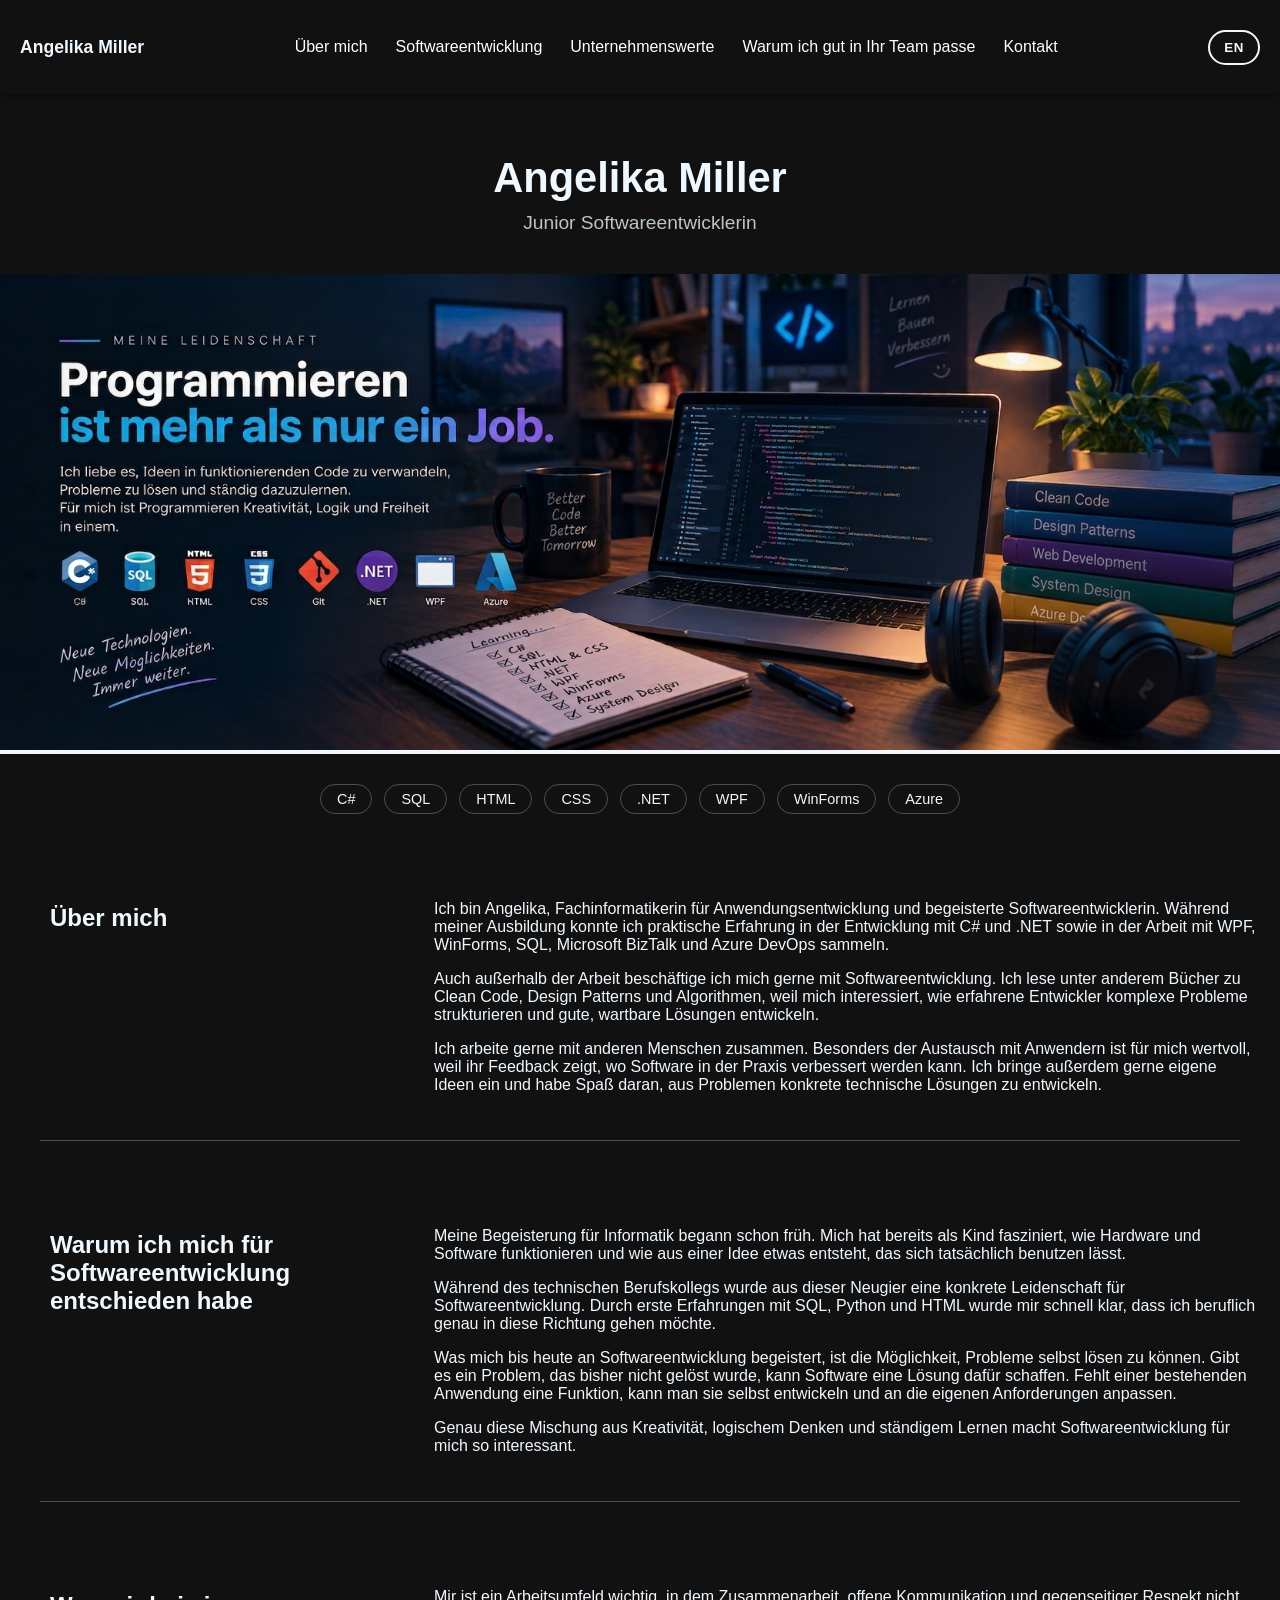
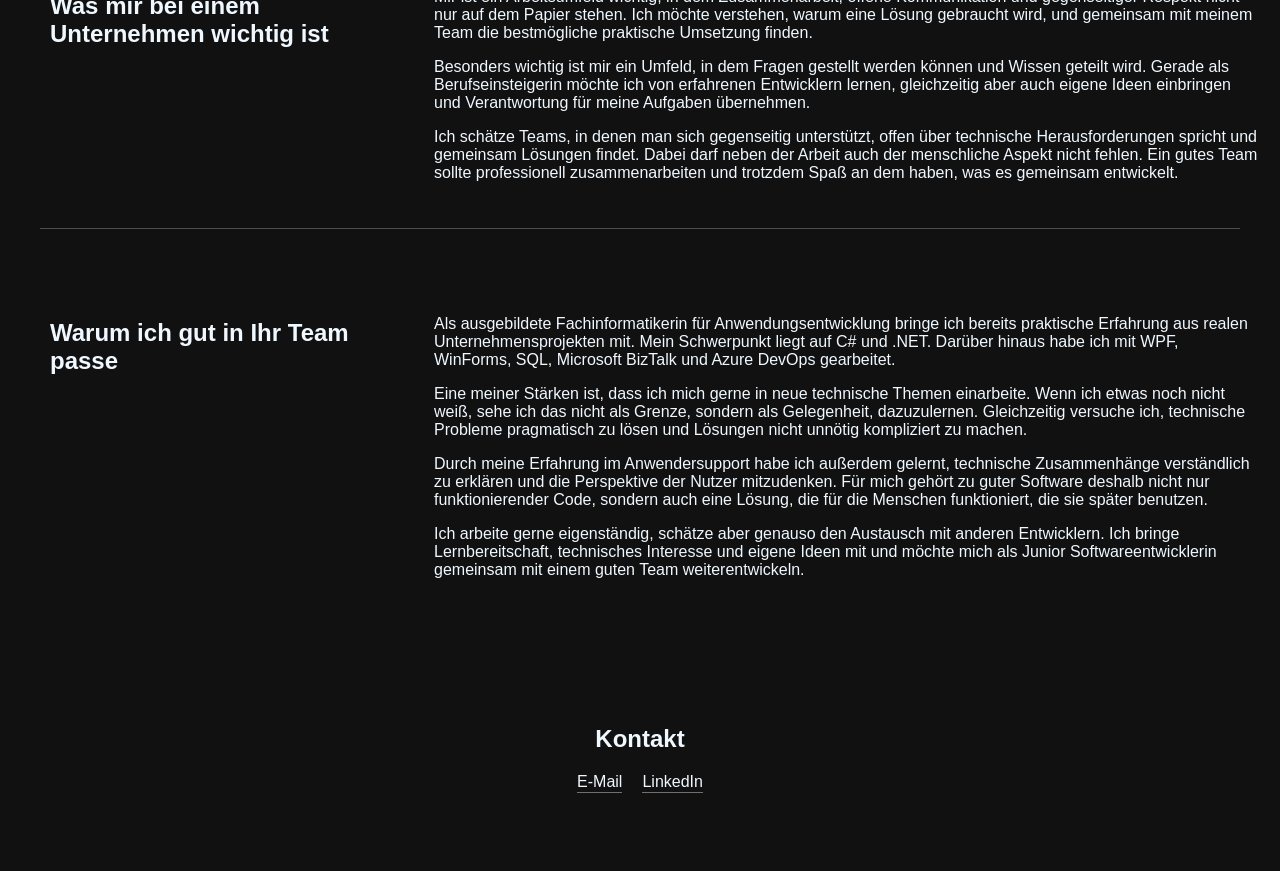
<file: 5bb04cbfc7/index.html>
<!DOCTYPE html>
<html lang="de">
    <head>
        <meta charset="UTF-8">
        <meta name="viewport" content="width=device-width, initial-scale=1.0">
        <meta name="robots" content="noindex, nofollow">
        <title>Angelika Miller Portfolio</title>
        <link rel="stylesheet" type="text/css" href="../Style/index.css">
    </head>
    <body>
        <header id="site-header">
            <a href="#top" class="brand" data-de="Angelika Miller" data-en="Angelika Miller">Angelika Miller</a>
            <ul id="nav">
                <li><a href="#about" title="Über mich" data-de="Über mich" data-en="About me">Über mich</a></li>
                <li><a href="#why-dev" title="Warum ich mich für Softwareentwicklung entschieden habe" data-de="Softwareentwicklung" data-en="Software development">Softwareentwicklung</a></li>
                <li><a href="#why-company" title="Was mir bei einem Unternehmen wichtig ist" data-de="Unternehmenswerte" data-en="Company values">Unternehmenswerte</a></li>
                <li><a href="#why-team" title="Warum ich gut in Ihr Team passe" data-de="Warum ich gut in Ihr Team passe" data-en="Why I'm a Good Fit for Your Team">Warum ich gut in Ihr Team passe</a></li>
                <li><a href="#contact" title="Kontakt" data-de="Kontakt" data-en="Contact">Kontakt</a></li>
            </ul>
            <button id="lang-toggle" type="button" aria-label="Sprache wechseln">EN</button>
        </header>

        <section id="top" class="hero">
            <h1 data-de="Angelika Miller" data-en="Angelika Miller">Angelika Miller</h1>
            <p class="hero-tagline" data-de="Junior Softwareentwicklerin" data-en="Junior software developer">Junior Softwareentwicklerin</p>
        </section>

        <div id="slideshow-example" data-component="slideshow">
            <div role="list">
                <div class="slide">
                    <img src="../Images/Slideshow1.jpg" alt="Slide1">
                </div>

                <div class="slide">
                    <img src="../Images/Slideshow2.png" alt="Slide2">
                </div>

                <div class="slide">
                    <img src="../Images/Slideshow3.png" alt="Slide3">
                </div>
            </div>
            <div class="slideshow-progress"><span class="slideshow-progress-bar"></span></div>
        </div>

        <section class="skills" aria-label="Skills">
            <ul class="skills-list">
                <li>C#</li>
                <li>SQL</li>
                <li>HTML</li>
                <li>CSS</li>
                <li>.NET</li>
                <li>WPF</li>
                <li>WinForms</li>
                <li>Azure</li>
            </ul>
        </section>

        <main>
            <section class="textblock" id="about">
                <div><h2 data-de="Über mich" data-en="About me">Über mich</h2></div>
                <div>
                    <p data-de="Ich bin Angelika, Fachinformatikerin für Anwendungsentwicklung und begeisterte Softwareentwicklerin. Während meiner Ausbildung konnte ich praktische Erfahrung in der Entwicklung mit C# und .NET sowie in der Arbeit mit WPF, WinForms, SQL, Microsoft BizTalk und Azure DevOps sammeln." data-en="I'm Angelika, a qualified application development specialist (Fachinformatikerin) and a passionate software developer. During my training, I gained hands-on experience developing with C# and .NET, as well as working with WPF, WinForms, SQL, Microsoft BizTalk, and Azure DevOps.">Ich bin Angelika, Fachinformatikerin für Anwendungsentwicklung und begeisterte Softwareentwicklerin. Während meiner Ausbildung konnte ich praktische Erfahrung in der Entwicklung mit C# und .NET sowie in der Arbeit mit WPF, WinForms, SQL, Microsoft BizTalk und Azure DevOps sammeln.</p>
                    <p data-de="Auch außerhalb der Arbeit beschäftige ich mich gerne mit Softwareentwicklung. Ich lese unter anderem Bücher zu Clean Code, Design Patterns und Algorithmen, weil mich interessiert, wie erfahrene Entwickler komplexe Probleme strukturieren und gute, wartbare Lösungen entwickeln." data-en="I also enjoy working on software development outside of work. Among other things, I read books on Clean Code, design patterns, and algorithms, because I'm interested in how experienced developers structure complex problems and build good, maintainable solutions.">Auch außerhalb der Arbeit beschäftige ich mich gerne mit Softwareentwicklung. Ich lese unter anderem Bücher zu Clean Code, Design Patterns und Algorithmen, weil mich interessiert, wie erfahrene Entwickler komplexe Probleme strukturieren und gute, wartbare Lösungen entwickeln.</p>
                    <p data-de="Ich arbeite gerne mit anderen Menschen zusammen. Besonders der Austausch mit Anwendern ist für mich wertvoll, weil ihr Feedback zeigt, wo Software in der Praxis verbessert werden kann. Ich bringe außerdem gerne eigene Ideen ein und habe Spaß daran, aus Problemen konkrete technische Lösungen zu entwickeln." data-en="I enjoy working with other people. Talking with actual users is especially valuable to me, since their feedback shows where software can be improved in practice. I also like contributing my own ideas and enjoy turning problems into concrete technical solutions.">Ich arbeite gerne mit anderen Menschen zusammen. Besonders der Austausch mit Anwendern ist für mich wertvoll, weil ihr Feedback zeigt, wo Software in der Praxis verbessert werden kann. Ich bringe außerdem gerne eigene Ideen ein und habe Spaß daran, aus Problemen konkrete technische Lösungen zu entwickeln.</p>
                </div>
            </section>

            <section class="textblock" id="why-dev">
                <div><h2 data-de="Warum ich mich für Softwareentwicklung entschieden habe" data-en="Why I chose software development">Warum ich mich für Softwareentwicklung entschieden habe</h2></div>
                <div>
                    <p data-de="Meine Begeisterung für Informatik begann schon früh. Mich hat bereits als Kind fasziniert, wie Hardware und Software funktionieren und wie aus einer Idee etwas entsteht, das sich tatsächlich benutzen lässt." data-en="My enthusiasm for computer science started early. Even as a child, I was fascinated by how hardware and software work, and how an idea turns into something people can actually use.">Meine Begeisterung für Informatik begann schon früh. Mich hat bereits als Kind fasziniert, wie Hardware und Software funktionieren und wie aus einer Idee etwas entsteht, das sich tatsächlich benutzen lässt.</p>
                    <p data-de="Während des technischen Berufskollegs wurde aus dieser Neugier eine konkrete Leidenschaft für Softwareentwicklung. Durch erste Erfahrungen mit SQL, Python und HTML wurde mir schnell klar, dass ich beruflich genau in diese Richtung gehen möchte." data-en="During technical college, that curiosity grew into a genuine passion for software development. My first experiences with SQL, Python, and HTML quickly made it clear that this was exactly the direction I wanted to pursue professionally.">Während des technischen Berufskollegs wurde aus dieser Neugier eine konkrete Leidenschaft für Softwareentwicklung. Durch erste Erfahrungen mit SQL, Python und HTML wurde mir schnell klar, dass ich beruflich genau in diese Richtung gehen möchte.</p>
                    <p data-de="Was mich bis heute an Softwareentwicklung begeistert, ist die Möglichkeit, Probleme selbst lösen zu können. Gibt es ein Problem, das bisher nicht gelöst wurde, kann Software eine Lösung dafür schaffen. Fehlt einer bestehenden Anwendung eine Funktion, kann man sie selbst entwickeln und an die eigenen Anforderungen anpassen." data-en="What still excites me about software development is the ability to solve problems myself. If a problem hasn't been solved yet, software can provide a solution. If an existing application is missing a feature, you can build it yourself and tailor it to your own requirements.">Was mich bis heute an Softwareentwicklung begeistert, ist die Möglichkeit, Probleme selbst lösen zu können. Gibt es ein Problem, das bisher nicht gelöst wurde, kann Software eine Lösung dafür schaffen. Fehlt einer bestehenden Anwendung eine Funktion, kann man sie selbst entwickeln und an die eigenen Anforderungen anpassen.</p>
                    <p data-de="Genau diese Mischung aus Kreativität, logischem Denken und ständigem Lernen macht Softwareentwicklung für mich so interessant." data-en="It's exactly this mix of creativity, logical thinking, and constant learning that makes software development so interesting to me.">Genau diese Mischung aus Kreativität, logischem Denken und ständigem Lernen macht Softwareentwicklung für mich so interessant.</p>
                </div>
            </section>

            <section class="textblock" id="why-company">
                <div><h2 data-de="Was mir bei einem Unternehmen wichtig ist" data-en="What matters to me in a company">Was mir bei einem Unternehmen wichtig ist</h2></div>
                <div>
                    <p data-de="Mir ist ein Arbeitsumfeld wichtig, in dem Zusammenarbeit, offene Kommunikation und gegenseitiger Respekt nicht nur auf dem Papier stehen. Ich möchte verstehen, warum eine Lösung gebraucht wird, und gemeinsam mit meinem Team die bestmögliche praktische Umsetzung finden." data-en="A work environment where collaboration, open communication, and mutual respect are more than just words on paper matters a lot to me. I want to understand why a solution is needed and, together with my team, find the best possible practical implementation.">Mir ist ein Arbeitsumfeld wichtig, in dem Zusammenarbeit, offene Kommunikation und gegenseitiger Respekt nicht nur auf dem Papier stehen. Ich möchte verstehen, warum eine Lösung gebraucht wird, und gemeinsam mit meinem Team die bestmögliche praktische Umsetzung finden.</p>
                    <p data-de="Besonders wichtig ist mir ein Umfeld, in dem Fragen gestellt werden können und Wissen geteilt wird. Gerade als Berufseinsteigerin möchte ich von erfahrenen Entwicklern lernen, gleichzeitig aber auch eigene Ideen einbringen und Verantwortung für meine Aufgaben übernehmen." data-en="An environment where questions are welcome and knowledge is shared is especially important to me. As someone just starting out professionally, I want to learn from experienced developers, while also contributing my own ideas and taking ownership of my tasks.">Besonders wichtig ist mir ein Umfeld, in dem Fragen gestellt werden können und Wissen geteilt wird. Gerade als Berufseinsteigerin möchte ich von erfahrenen Entwicklern lernen, gleichzeitig aber auch eigene Ideen einbringen und Verantwortung für meine Aufgaben übernehmen.</p>
                    <p data-de="Ich schätze Teams, in denen man sich gegenseitig unterstützt, offen über technische Herausforderungen spricht und gemeinsam Lösungen findet. Dabei darf neben der Arbeit auch der menschliche Aspekt nicht fehlen. Ein gutes Team sollte professionell zusammenarbeiten und trotzdem Spaß an dem haben, was es gemeinsam entwickelt." data-en="I value teams that support each other, talk openly about technical challenges, and find solutions together. Alongside the work itself, the human side shouldn't be missing either. A good team should work together professionally while still enjoying what they build.">Ich schätze Teams, in denen man sich gegenseitig unterstützt, offen über technische Herausforderungen spricht und gemeinsam Lösungen findet. Dabei darf neben der Arbeit auch der menschliche Aspekt nicht fehlen. Ein gutes Team sollte professionell zusammenarbeiten und trotzdem Spaß an dem haben, was es gemeinsam entwickelt.</p>
                </div>
            </section>

            <section class="textblock" id="why-team">
                <div><h2 data-de="Warum ich gut in Ihr Team passe" data-en="Why I'm a Good Fit for Your Team">Warum ich gut in Ihr Team passe</h2></div>
                <div>
                    <p data-de="Als ausgebildete Fachinformatikerin für Anwendungsentwicklung bringe ich bereits praktische Erfahrung aus realen Unternehmensprojekten mit. Mein Schwerpunkt liegt auf C# und .NET. Darüber hinaus habe ich mit WPF, WinForms, SQL, Microsoft BizTalk und Azure DevOps gearbeitet." data-en="As a trained application development specialist, I already bring hands-on experience from real business projects. My focus is on C# and .NET, and I've also worked with WPF, WinForms, SQL, Microsoft BizTalk, and Azure DevOps.">Als ausgebildete Fachinformatikerin für Anwendungsentwicklung bringe ich bereits praktische Erfahrung aus realen Unternehmensprojekten mit. Mein Schwerpunkt liegt auf C# und .NET. Darüber hinaus habe ich mit WPF, WinForms, SQL, Microsoft BizTalk und Azure DevOps gearbeitet.</p>
                    <p data-de="Eine meiner Stärken ist, dass ich mich gerne in neue technische Themen einarbeite. Wenn ich etwas noch nicht weiß, sehe ich das nicht als Grenze, sondern als Gelegenheit, dazuzulernen. Gleichzeitig versuche ich, technische Probleme pragmatisch zu lösen und Lösungen nicht unnötig kompliziert zu machen." data-en="One of my strengths is that I enjoy getting up to speed on new technical topics. If I don't know something yet, I don't see that as a limitation but as an opportunity to learn. At the same time, I try to solve technical problems pragmatically and avoid making solutions more complicated than they need to be.">Eine meiner Stärken ist, dass ich mich gerne in neue technische Themen einarbeite. Wenn ich etwas noch nicht weiß, sehe ich das nicht als Grenze, sondern als Gelegenheit, dazuzulernen. Gleichzeitig versuche ich, technische Probleme pragmatisch zu lösen und Lösungen nicht unnötig kompliziert zu machen.</p>
                    <p data-de="Durch meine Erfahrung im Anwendersupport habe ich außerdem gelernt, technische Zusammenhänge verständlich zu erklären und die Perspektive der Nutzer mitzudenken. Für mich gehört zu guter Software deshalb nicht nur funktionierender Code, sondern auch eine Lösung, die für die Menschen funktioniert, die sie später benutzen." data-en="Through my experience in user support, I've also learned to explain technical topics in an understandable way and to keep the users' perspective in mind. For me, good software isn't just about functioning code — it's about a solution that actually works for the people who use it.">Durch meine Erfahrung im Anwendersupport habe ich außerdem gelernt, technische Zusammenhänge verständlich zu erklären und die Perspektive der Nutzer mitzudenken. Für mich gehört zu guter Software deshalb nicht nur funktionierender Code, sondern auch eine Lösung, die für die Menschen funktioniert, die sie später benutzen.</p>
                    <p data-de="Ich arbeite gerne eigenständig, schätze aber genauso den Austausch mit anderen Entwicklern. Ich bringe Lernbereitschaft, technisches Interesse und eigene Ideen mit und möchte mich als Junior Softwareentwicklerin gemeinsam mit einem guten Team weiterentwickeln." data-en="I enjoy working independently, but I equally value exchanging ideas with other developers. I bring a willingness to learn, technical curiosity, and my own ideas, and I want to grow as a junior software developer together with a great team.">Ich arbeite gerne eigenständig, schätze aber genauso den Austausch mit anderen Entwicklern. Ich bringe Lernbereitschaft, technisches Interesse und eigene Ideen mit und möchte mich als Junior Softwareentwicklerin gemeinsam mit einem guten Team weiterentwickeln.</p>
                </div>
            </section>
        </main>

        <footer id="contact">
            <h2 data-de="Kontakt" data-en="Contact">Kontakt</h2>
            <ul class="contact-list">
                <li><a href="mailto:meine.email@example.com">E-Mail</a></li>
                <li><a href="https://www.linkedin.com/in/angelika-miller-8bba73423/" target="_blank" rel="noopener">LinkedIn</a></li>
            </ul>
        </footer>

        <button id="back-to-top" type="button" aria-label="Nach oben scrollen">&uarr;</button>

        <script src="../Javascript/slideshow.js"></script>
        <script src="../Javascript/scroll-effects.js"></script>
        <script src="../Javascript/language.js"></script>
    </body>
</html>
</file>
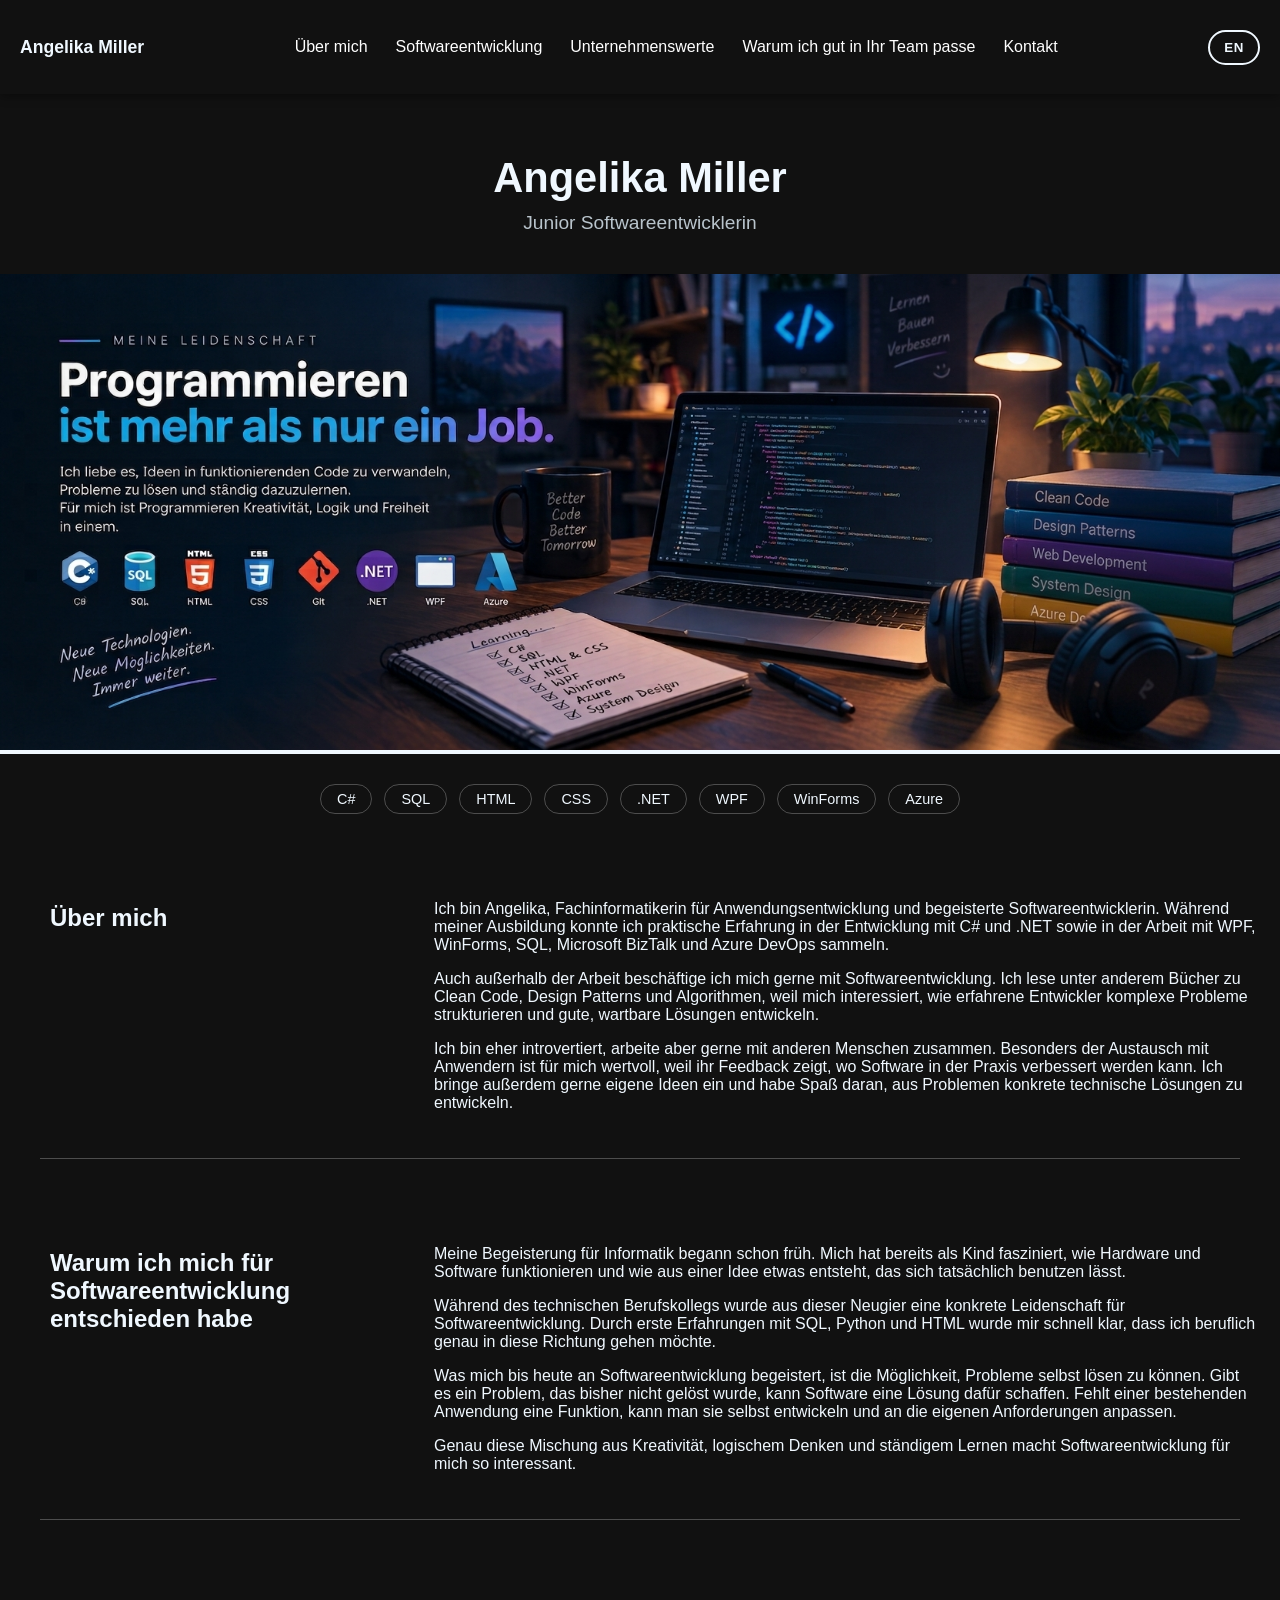
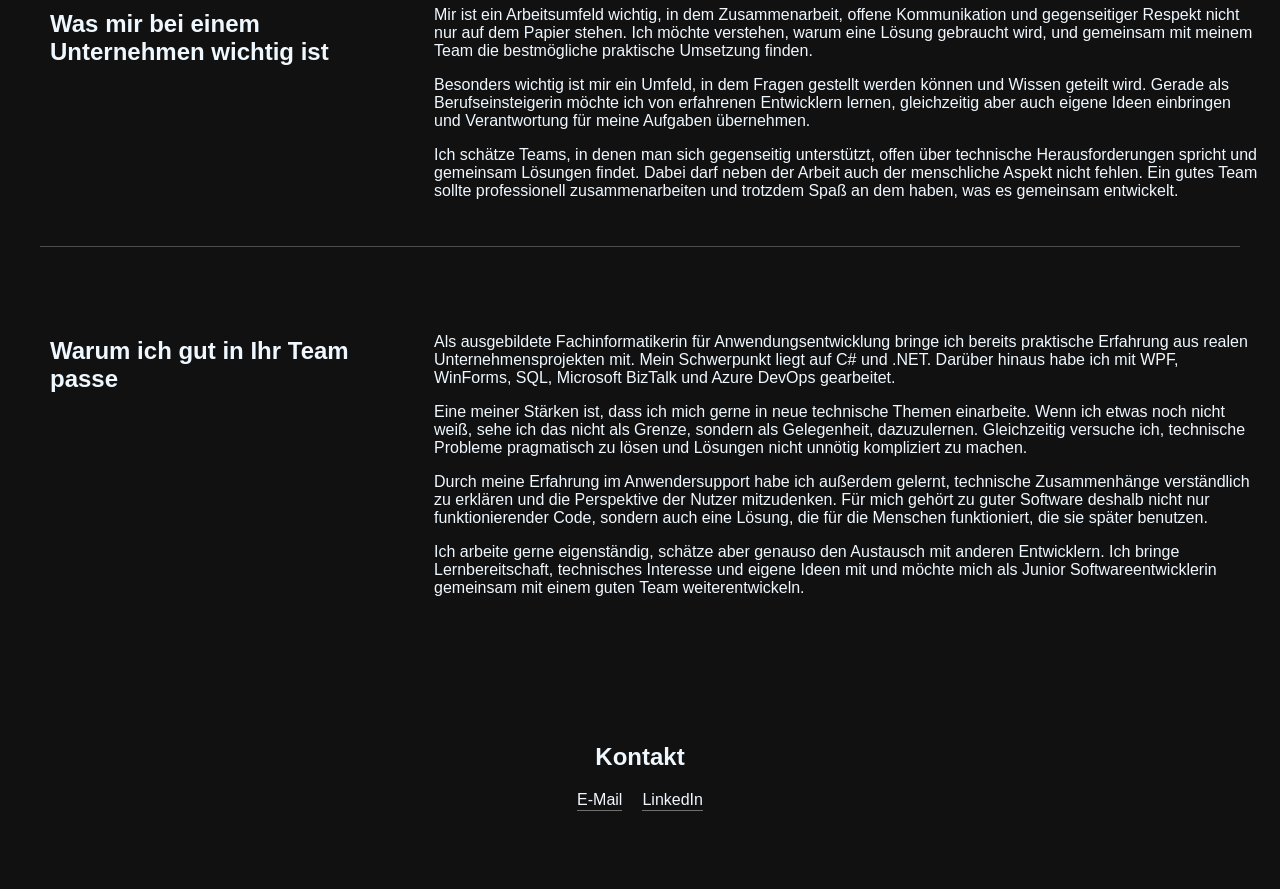
<file: AngelikaMiller/index.html>
<!DOCTYPE html>
<html lang="de">
    <head>
        <meta charset="UTF-8">
        <meta name="viewport" content="width=device-width, initial-scale=1.0">
        <title>Angelika Miller Portfolio</title>
        <link rel="stylesheet" type="text/css" href="../Style/index.css">
    </head>
    <body>
        <header id="site-header">
            <a href="#top" class="brand" data-de="Angelika Miller" data-en="Angelika Miller">Angelika Miller</a>
            <ul id="nav">
                <li><a href="#about" title="Über mich" data-de="Über mich" data-en="About me">Über mich</a></li>
                <li><a href="#why-dev" title="Warum ich mich für Softwareentwicklung entschieden habe" data-de="Softwareentwicklung" data-en="Software development">Softwareentwicklung</a></li>
                <li><a href="#why-company" title="Was mir bei einem Unternehmen wichtig ist" data-de="Unternehmenswerte" data-en="Company values">Unternehmenswerte</a></li>
                <li><a href="#why-team" title="Warum ich gut in Ihr Team passe" data-de="Warum ich gut in Ihr Team passe" data-en="Why I'm a Good Fit for Your Team">Warum ich gut in Ihr Team passe</a></li>
                <li><a href="#contact" title="Kontakt" data-de="Kontakt" data-en="Contact">Kontakt</a></li>
            </ul>
            <button id="lang-toggle" type="button" aria-label="Sprache wechseln">EN</button>
        </header>

        <section id="top" class="hero">
            <h1 data-de="Angelika Miller" data-en="Angelika Miller">Angelika Miller</h1>
            <p class="hero-tagline" data-de="Junior Softwareentwicklerin" data-en="Junior software developer">Junior Softwareentwicklerin</p>
        </section>

        <div id="slideshow-example" data-component="slideshow">
            <div role="list">
                <div class="slide">
                    <img src="../Images/Slideshow1.jpg" alt="Slide1">
                </div>

                <div class="slide">
                    <img src="../Images/Slideshow2.png" alt="Slide2">
                </div>

                <div class="slide">
                    <img src="../Images/Slideshow3.png" alt="Slide3">
                </div>
            </div>
            <div class="slideshow-progress"><span class="slideshow-progress-bar"></span></div>
        </div>

        <section class="skills" aria-label="Skills">
            <ul class="skills-list">
                <li>C#</li>
                <li>SQL</li>
                <li>HTML</li>
                <li>CSS</li>
                <li>.NET</li>
                <li>WPF</li>
                <li>WinForms</li>
                <li>Azure</li>
            </ul>
        </section>

        <main>
            <section class="textblock" id="about">
                <div><h2 data-de="Über mich" data-en="About me">Über mich</h2></div>
                <div>
                    <p data-de="Ich bin Angelika, Fachinformatikerin für Anwendungsentwicklung und begeisterte Softwareentwicklerin. Während meiner Ausbildung konnte ich praktische Erfahrung in der Entwicklung mit C# und .NET sowie in der Arbeit mit WPF, WinForms, SQL, Microsoft BizTalk und Azure DevOps sammeln." data-en="I'm Angelika, a qualified application development specialist (Fachinformatikerin) and a passionate software developer. During my training, I gained hands-on experience developing with C# and .NET, as well as working with WPF, WinForms, SQL, Microsoft BizTalk, and Azure DevOps.">Ich bin Angelika, Fachinformatikerin für Anwendungsentwicklung und begeisterte Softwareentwicklerin. Während meiner Ausbildung konnte ich praktische Erfahrung in der Entwicklung mit C# und .NET sowie in der Arbeit mit WPF, WinForms, SQL, Microsoft BizTalk und Azure DevOps sammeln.</p>
                    <p data-de="Auch außerhalb der Arbeit beschäftige ich mich gerne mit Softwareentwicklung. Ich lese unter anderem Bücher zu Clean Code, Design Patterns und Algorithmen, weil mich interessiert, wie erfahrene Entwickler komplexe Probleme strukturieren und gute, wartbare Lösungen entwickeln." data-en="I also enjoy working on software development outside of work. Among other things, I read books on Clean Code, design patterns, and algorithms, because I'm interested in how experienced developers structure complex problems and build good, maintainable solutions.">Auch außerhalb der Arbeit beschäftige ich mich gerne mit Softwareentwicklung. Ich lese unter anderem Bücher zu Clean Code, Design Patterns und Algorithmen, weil mich interessiert, wie erfahrene Entwickler komplexe Probleme strukturieren und gute, wartbare Lösungen entwickeln.</p>
                    <p data-de="Ich bin eher introvertiert, arbeite aber gerne mit anderen Menschen zusammen. Besonders der Austausch mit Anwendern ist für mich wertvoll, weil ihr Feedback zeigt, wo Software in der Praxis verbessert werden kann. Ich bringe außerdem gerne eigene Ideen ein und habe Spaß daran, aus Problemen konkrete technische Lösungen zu entwickeln." data-en="I tend to be introverted, but I enjoy working with other people. Talking with actual users is especially valuable to me, since their feedback shows where software can be improved in practice. I also like contributing my own ideas and enjoy turning problems into concrete technical solutions.">Ich bin eher introvertiert, arbeite aber gerne mit anderen Menschen zusammen. Besonders der Austausch mit Anwendern ist für mich wertvoll, weil ihr Feedback zeigt, wo Software in der Praxis verbessert werden kann. Ich bringe außerdem gerne eigene Ideen ein und habe Spaß daran, aus Problemen konkrete technische Lösungen zu entwickeln.</p>
                </div>
            </section>

            <section class="textblock" id="why-dev">
                <div><h2 data-de="Warum ich mich für Softwareentwicklung entschieden habe" data-en="Why I chose software development">Warum ich mich für Softwareentwicklung entschieden habe</h2></div>
                <div>
                    <p data-de="Meine Begeisterung für Informatik begann schon früh. Mich hat bereits als Kind fasziniert, wie Hardware und Software funktionieren und wie aus einer Idee etwas entsteht, das sich tatsächlich benutzen lässt." data-en="My enthusiasm for computer science started early. Even as a child, I was fascinated by how hardware and software work, and how an idea turns into something people can actually use.">Meine Begeisterung für Informatik begann schon früh. Mich hat bereits als Kind fasziniert, wie Hardware und Software funktionieren und wie aus einer Idee etwas entsteht, das sich tatsächlich benutzen lässt.</p>
                    <p data-de="Während des technischen Berufskollegs wurde aus dieser Neugier eine konkrete Leidenschaft für Softwareentwicklung. Durch erste Erfahrungen mit SQL, Python und HTML wurde mir schnell klar, dass ich beruflich genau in diese Richtung gehen möchte." data-en="During technical college, that curiosity grew into a genuine passion for software development. My first experiences with SQL, Python, and HTML quickly made it clear that this was exactly the direction I wanted to pursue professionally.">Während des technischen Berufskollegs wurde aus dieser Neugier eine konkrete Leidenschaft für Softwareentwicklung. Durch erste Erfahrungen mit SQL, Python und HTML wurde mir schnell klar, dass ich beruflich genau in diese Richtung gehen möchte.</p>
                    <p data-de="Was mich bis heute an Softwareentwicklung begeistert, ist die Möglichkeit, Probleme selbst lösen zu können. Gibt es ein Problem, das bisher nicht gelöst wurde, kann Software eine Lösung dafür schaffen. Fehlt einer bestehenden Anwendung eine Funktion, kann man sie selbst entwickeln und an die eigenen Anforderungen anpassen." data-en="What still excites me about software development is the ability to solve problems myself. If a problem hasn't been solved yet, software can provide a solution. If an existing application is missing a feature, you can build it yourself and tailor it to your own requirements.">Was mich bis heute an Softwareentwicklung begeistert, ist die Möglichkeit, Probleme selbst lösen zu können. Gibt es ein Problem, das bisher nicht gelöst wurde, kann Software eine Lösung dafür schaffen. Fehlt einer bestehenden Anwendung eine Funktion, kann man sie selbst entwickeln und an die eigenen Anforderungen anpassen.</p>
                    <p data-de="Genau diese Mischung aus Kreativität, logischem Denken und ständigem Lernen macht Softwareentwicklung für mich so interessant." data-en="It's exactly this mix of creativity, logical thinking, and constant learning that makes software development so interesting to me.">Genau diese Mischung aus Kreativität, logischem Denken und ständigem Lernen macht Softwareentwicklung für mich so interessant.</p>
                </div>
            </section>

            <section class="textblock" id="why-company">
                <div><h2 data-de="Was mir bei einem Unternehmen wichtig ist" data-en="What matters to me in a company">Was mir bei einem Unternehmen wichtig ist</h2></div>
                <div>
                    <p data-de="Mir ist ein Arbeitsumfeld wichtig, in dem Zusammenarbeit, offene Kommunikation und gegenseitiger Respekt nicht nur auf dem Papier stehen. Ich möchte verstehen, warum eine Lösung gebraucht wird, und gemeinsam mit meinem Team die bestmögliche praktische Umsetzung finden." data-en="A work environment where collaboration, open communication, and mutual respect are more than just words on paper matters a lot to me. I want to understand why a solution is needed and, together with my team, find the best possible practical implementation.">Mir ist ein Arbeitsumfeld wichtig, in dem Zusammenarbeit, offene Kommunikation und gegenseitiger Respekt nicht nur auf dem Papier stehen. Ich möchte verstehen, warum eine Lösung gebraucht wird, und gemeinsam mit meinem Team die bestmögliche praktische Umsetzung finden.</p>
                    <p data-de="Besonders wichtig ist mir ein Umfeld, in dem Fragen gestellt werden können und Wissen geteilt wird. Gerade als Berufseinsteigerin möchte ich von erfahrenen Entwicklern lernen, gleichzeitig aber auch eigene Ideen einbringen und Verantwortung für meine Aufgaben übernehmen." data-en="An environment where questions are welcome and knowledge is shared is especially important to me. As someone just starting out professionally, I want to learn from experienced developers, while also contributing my own ideas and taking ownership of my tasks.">Besonders wichtig ist mir ein Umfeld, in dem Fragen gestellt werden können und Wissen geteilt wird. Gerade als Berufseinsteigerin möchte ich von erfahrenen Entwicklern lernen, gleichzeitig aber auch eigene Ideen einbringen und Verantwortung für meine Aufgaben übernehmen.</p>
                    <p data-de="Ich schätze Teams, in denen man sich gegenseitig unterstützt, offen über technische Herausforderungen spricht und gemeinsam Lösungen findet. Dabei darf neben der Arbeit auch der menschliche Aspekt nicht fehlen. Ein gutes Team sollte professionell zusammenarbeiten und trotzdem Spaß an dem haben, was es gemeinsam entwickelt." data-en="I value teams that support each other, talk openly about technical challenges, and find solutions together. Alongside the work itself, the human side shouldn't be missing either. A good team should work together professionally while still enjoying what they build.">Ich schätze Teams, in denen man sich gegenseitig unterstützt, offen über technische Herausforderungen spricht und gemeinsam Lösungen findet. Dabei darf neben der Arbeit auch der menschliche Aspekt nicht fehlen. Ein gutes Team sollte professionell zusammenarbeiten und trotzdem Spaß an dem haben, was es gemeinsam entwickelt.</p>
                </div>
            </section>

            <section class="textblock" id="why-team">
                <div><h2 data-de="Warum ich gut in Ihr Team passe" data-en="Why I'm a Good Fit for Your Team">Warum ich gut in Ihr Team passe</h2></div>
                <div>
                    <p data-de="Als ausgebildete Fachinformatikerin für Anwendungsentwicklung bringe ich bereits praktische Erfahrung aus realen Unternehmensprojekten mit. Mein Schwerpunkt liegt auf C# und .NET. Darüber hinaus habe ich mit WPF, WinForms, SQL, Microsoft BizTalk und Azure DevOps gearbeitet." data-en="As a trained application development specialist, I already bring hands-on experience from real business projects. My focus is on C# and .NET, and I've also worked with WPF, WinForms, SQL, Microsoft BizTalk, and Azure DevOps.">Als ausgebildete Fachinformatikerin für Anwendungsentwicklung bringe ich bereits praktische Erfahrung aus realen Unternehmensprojekten mit. Mein Schwerpunkt liegt auf C# und .NET. Darüber hinaus habe ich mit WPF, WinForms, SQL, Microsoft BizTalk und Azure DevOps gearbeitet.</p>
                    <p data-de="Eine meiner Stärken ist, dass ich mich gerne in neue technische Themen einarbeite. Wenn ich etwas noch nicht weiß, sehe ich das nicht als Grenze, sondern als Gelegenheit, dazuzulernen. Gleichzeitig versuche ich, technische Probleme pragmatisch zu lösen und Lösungen nicht unnötig kompliziert zu machen." data-en="One of my strengths is that I enjoy getting up to speed on new technical topics. If I don't know something yet, I don't see that as a limitation but as an opportunity to learn. At the same time, I try to solve technical problems pragmatically and avoid making solutions more complicated than they need to be.">Eine meiner Stärken ist, dass ich mich gerne in neue technische Themen einarbeite. Wenn ich etwas noch nicht weiß, sehe ich das nicht als Grenze, sondern als Gelegenheit, dazuzulernen. Gleichzeitig versuche ich, technische Probleme pragmatisch zu lösen und Lösungen nicht unnötig kompliziert zu machen.</p>
                    <p data-de="Durch meine Erfahrung im Anwendersupport habe ich außerdem gelernt, technische Zusammenhänge verständlich zu erklären und die Perspektive der Nutzer mitzudenken. Für mich gehört zu guter Software deshalb nicht nur funktionierender Code, sondern auch eine Lösung, die für die Menschen funktioniert, die sie später benutzen." data-en="Through my experience in user support, I've also learned to explain technical topics in an understandable way and to keep the users' perspective in mind. For me, good software isn't just about functioning code — it's about a solution that actually works for the people who use it.">Durch meine Erfahrung im Anwendersupport habe ich außerdem gelernt, technische Zusammenhänge verständlich zu erklären und die Perspektive der Nutzer mitzudenken. Für mich gehört zu guter Software deshalb nicht nur funktionierender Code, sondern auch eine Lösung, die für die Menschen funktioniert, die sie später benutzen.</p>
                    <p data-de="Ich arbeite gerne eigenständig, schätze aber genauso den Austausch mit anderen Entwicklern. Ich bringe Lernbereitschaft, technisches Interesse und eigene Ideen mit und möchte mich als Junior Softwareentwicklerin gemeinsam mit einem guten Team weiterentwickeln." data-en="I enjoy working independently, but I equally value exchanging ideas with other developers. I bring a willingness to learn, technical curiosity, and my own ideas, and I want to grow as a junior software developer together with a great team.">Ich arbeite gerne eigenständig, schätze aber genauso den Austausch mit anderen Entwicklern. Ich bringe Lernbereitschaft, technisches Interesse und eigene Ideen mit und möchte mich als Junior Softwareentwicklerin gemeinsam mit einem guten Team weiterentwickeln.</p>
                </div>
            </section>
        </main>

        <footer id="contact">
            <h2 data-de="Kontakt" data-en="Contact">Kontakt</h2>
            <ul class="contact-list">
                <li><a href="mailto:meine.email@example.com">E-Mail</a></li>
                <li><a href="https://www.linkedin.com/in/angelika-miller-8bba73423/" target="_blank" rel="noopener">LinkedIn</a></li>
            </ul>
        </footer>

        <button id="back-to-top" type="button" aria-label="Nach oben scrollen">&uarr;</button>

        <script src="../Javascript/slideshow.js"></script>
        <script src="../Javascript/scroll-effects.js"></script>
        <script src="../Javascript/language.js"></script>
    </body>
</html>
</file>
<file: Style/index.css>
* {
    box-sizing: border-box;
}

html {
    scroll-behavior: smooth;
}

body {
    margin: 0;
    background-color: #111;
    font-family: -apple-system, BlinkMacSystemFont, 'Segoe UI', Roboto, Helvetica, Arial, sans-serif;
}

:root {
    --header-height: 0px;
}

.container {
    width: 90%;
    max-width: 1400px;
    margin: 0 auto;
}

#site-header {
    position: sticky;
    top: 0;
    z-index: 100;
    display: flex;
    align-items: center;
    justify-content: space-between;
    flex-wrap: wrap;
    gap: 20px;
    padding: 20px 0;
    background-color: #111;
    box-shadow: 0 2px 10px rgba(0, 0, 0, 0.4);
}

.brand {
    color: aliceblue;
    text-decoration: none;
    font-weight: bold;
    font-size: 1.1rem;
    padding: 0 0 0 20px;
    white-space: nowrap;
}

#nav {
    display: flex;
    flex-wrap: wrap;
    margin: 0;
    padding: 0;
    list-style-type: none;
    background-color: #111;
}

@media (max-width: 700px) {
    body {
        padding-top: var(--header-height);
    }

    #site-header {
        position: fixed;
        top: 0;
        left: 0;
        right: 0;
        transition: transform 0.25s ease, opacity 0.25s ease;
    }

    #site-header.header-hidden {
        transform: translateY(-100%);
        opacity: 0;
        pointer-events: none;
    }

    #lang-toggle {
        margin-top: 6px;
        margin-bottom: 4px;
    }
}

#nav li {
    margin: 0;
}

#nav li a {
    display: block;
    color: white;
    text-decoration: none;
    padding: 18px 14px;
    transition: color 0.2s ease, background-color 0.2s ease;
}

#nav li a:hover,
#nav li a:focus {
    color: #111;
    background-color: aliceblue;
}

#lang-toggle {
    margin-right: 20px;
    padding: 8px 14px;
    border-radius: 20px;
    border: 2px solid aliceblue;
    background-color: transparent;
    color: aliceblue;
    cursor: pointer;
    font-weight: bold;
    letter-spacing: 0.05em;
    transition: color 0.2s ease, background-color 0.2s ease;
}

#lang-toggle:hover,
#lang-toggle:focus {
    color: #111;
    background-color: aliceblue;
}

.hero {
    text-align: center;
    padding: 60px 20px 40px;
}

.hero h1 {
    color: aliceblue;
    margin: 0 0 10px;
    font-size: 2.6rem;
}

.hero-tagline {
    color: #b9c4cc;
    margin: 0;
    font-size: 1.2rem;
}

.skills {
    max-width: 1200px;
    margin: 0 auto;
    padding: 30px 10px 0;
}

.skills-list {
    display: flex;
    flex-wrap: wrap;
    justify-content: center;
    gap: 12px;
    margin: 0;
    padding: 0;
    list-style: none;
}

.skills-list li {
    color: aliceblue;
    border: 1px solid rgba(255, 255, 255, 0.25);
    border-radius: 20px;
    padding: 6px 16px;
    font-size: 0.9rem;
}

/* SLIDESHOW */

[data-component="slideshow"] {
    position: relative;
    width: 100%;
    overflow: hidden;
}

[data-component="slideshow"] [role="list"] {
    display: grid;
}

[data-component="slideshow"] .slide {
    grid-area: 1 / 1;
    width: 100%;
    opacity: 0;
    transition: opacity 1.2s ease;
}

[data-component="slideshow"] .slide.active {
    opacity: 1;
    z-index: 1;
}

[data-component="slideshow"] .slide img {
    display: block;
    width: 100%;
    height: auto;
}

.slideshow-progress {
    position: absolute;
    left: 0;
    right: 0;
    bottom: 0;
    z-index: 2;
    height: 4px;
    background-color: rgba(255, 255, 255, 0.25);
}

.slideshow-progress-bar {
    display: block;
    height: 100%;
    width: 0%;
    background-color: aliceblue;
}

p {
    color: aliceblue;
}

h2 {
    color: aliceblue;
}

.textblock {
    display: grid;
    grid-template-columns: 30% 70%;
    gap: 30px;
    max-width: 1200px;
    margin: 40px auto;
    padding: 30px 10px;
    scroll-margin-top: 70px;
    border-bottom: 1px solid rgba(255, 255, 255, 0.25);
}

.textblock:last-child {
    border-bottom: none;
}

.textblock h2 {
    grid-column: 1;
}

.textblock p {
    grid-column: 2;
}

.textblock h2,
.textblock p {
    opacity: 0;
    transform: translateY(30px);
    transition: opacity 0.8s ease, transform 0.8s ease;
}

.textblock p {
    transition-delay: 0.15s;
}

.textblock.visible h2,
.textblock.visible p {
    opacity: 1;
    transform: translateY(0);
}

@media (max-width: 700px) {
    .textblock {
        grid-template-columns: 1fr;
    }

    .textblock h2,
    .textblock p {
        grid-column: 1;
    }
}

/* CONTACT / FOOTER */

#contact {
    max-width: 1200px;
    margin: 0 auto;
    padding: 40px 10px 80px;
    text-align: center;
}

.contact-list {
    display: flex;
    flex-wrap: wrap;
    justify-content: center;
    gap: 20px;
    margin: 20px 0 0;
    padding: 0;
    list-style: none;
}

.contact-list a {
    color: aliceblue;
    text-decoration: none;
    border-bottom: 1px solid rgba(255, 255, 255, 0.4);
    padding-bottom: 2px;
    transition: color 0.2s ease, border-color 0.2s ease;
}

.contact-list a:hover,
.contact-list a:focus {
    color: #7fc7ff;
    border-color: #7fc7ff;
}

#back-to-top {
    position: fixed;
    right: 24px;
    bottom: 24px;
    width: 46px;
    height: 46px;
    border-radius: 50%;
    border: none;
    background-color: aliceblue;
    color: #111;
    font-size: 20px;
    cursor: pointer;
    opacity: 0;
    visibility: hidden;
    transform: translateY(10px);
    transition: opacity 0.3s ease, transform 0.3s ease, visibility 0.3s ease;
    z-index: 100;
}

#back-to-top.visible {
    opacity: 1;
    visibility: visible;
    transform: translateY(0);
}

#back-to-top:hover,
#back-to-top:focus {
    background-color: #fff;
}
</file>
